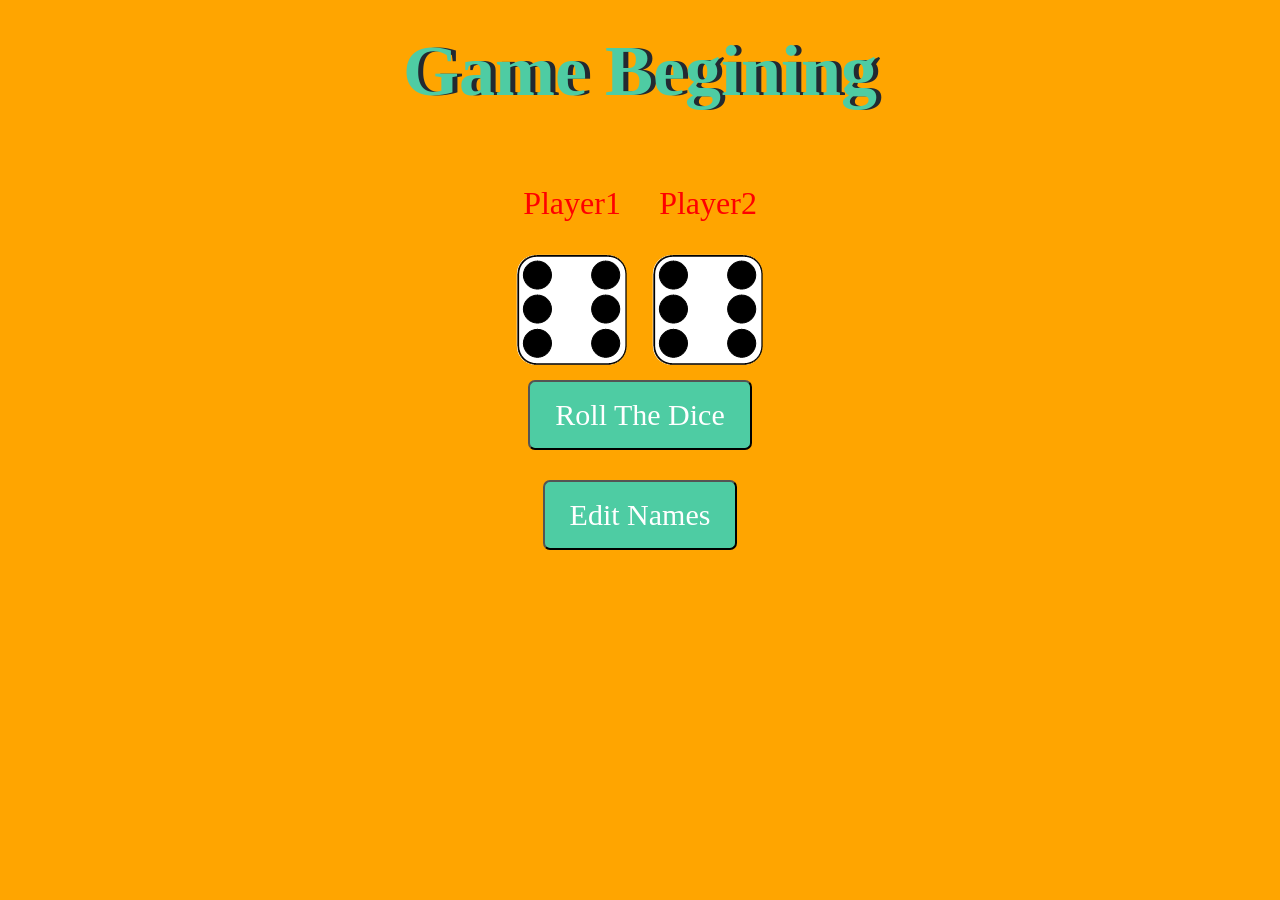
<file: Projects/index.html>
<!DOCTYPE html>
<html lang="en">
<head>
    <meta charset="UTF-8">
    <meta name="viewport" content="width=device-width, initial-scale=1.0">
    <title>Document</title>
    <link rel="stylesheet" href="style.css">
</head>
<body>
    <div class="container">
        <h1>Game Begining</h1>
        <div class="dice">
            <p class="Player1">Player1</p>
            <img src="dice6.png" alt="" class="img1">
        </div>
        <div class="dice">
            <p class="Player2">Player2</p>
            <img src="dice6.png" alt="" class="img2">
        </div>
        <div class="bottom-container">
            <button type="button" class="btn" onclick="rollTheDice()">Roll The Dice</button>
        </div>
        <div class="bottom container">
            <button type="button" class="btn" onclick="editNames()">
            Edit Names</button>
        </div>
    </div>
    <script src="script.js"></script>
</body>
</html>
</file>
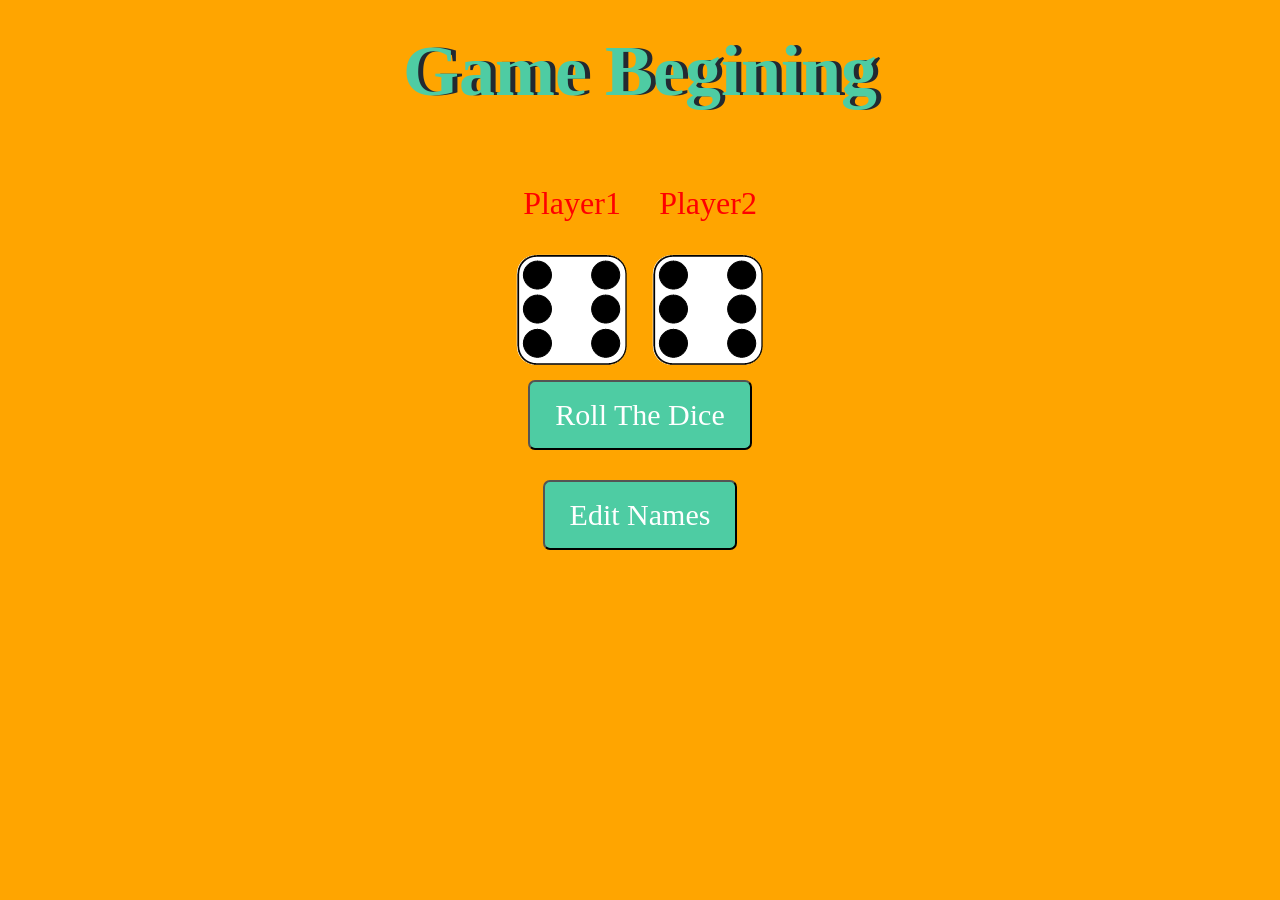
<file: Project/Dice Game/index.html>
<!DOCTYPE html>
<html lang="en">
<head>
    <meta charset="UTF-8">
    <meta name="viewport" content="width=device-width, initial-scale=1.0">
    <title>Document</title>
    <link rel="stylesheet" href="style.css">
</head>
<body>
    <div class="container">
        <h1>Game Begining</h1>
        <div class="dice">
            <p class="Player1">Player1</p>
            <img src="dice6.png" alt="" class="img1">
        </div>
        <div class="dice">
            <p class="Player2">Player2</p>
            <img src="dice6.png" alt="" class="img2">
        </div>
        <div class="bottom-container">
            <button type="button" class="btn" onclick="rollTheDice()">Roll The Dice</button>
        </div>
        <div class="bottom container">
            <button type="button" class="btn" onclick="editNames()">
            Edit Names</button>
        </div>
    </div>
    <script src="script.js"></script>
</body>
</html>
</file>
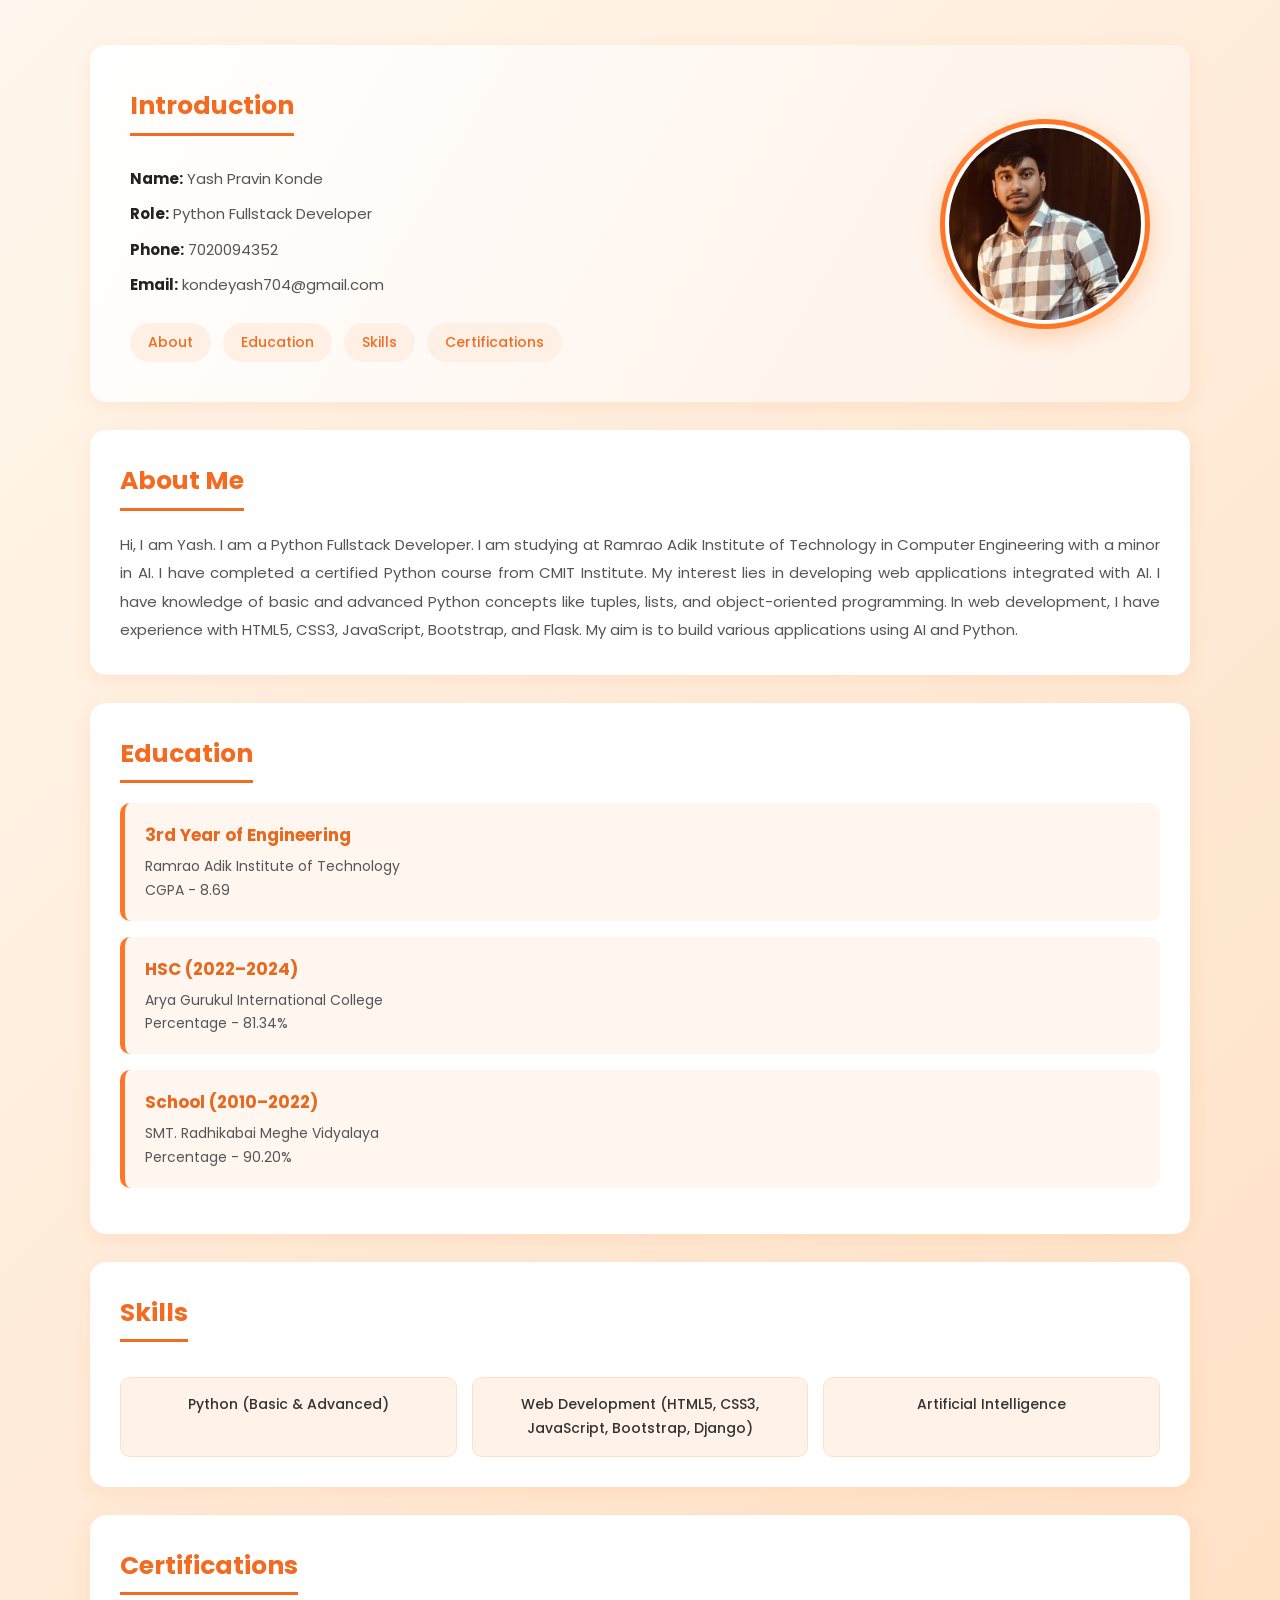
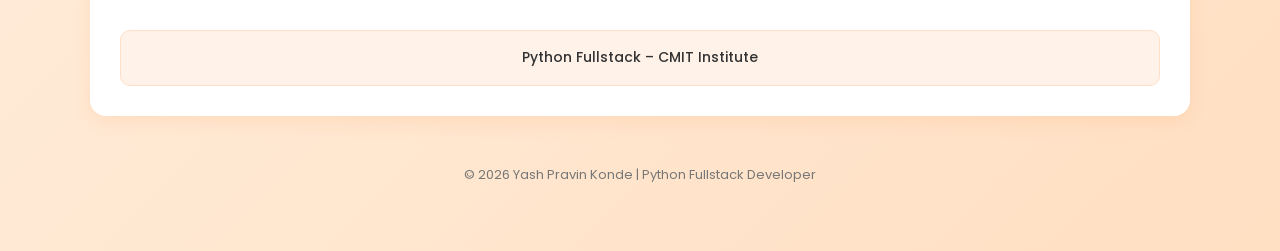
<file: resume.html>
<!DOCTYPE html>
<html lang="en">

<head>
    <meta charset="UTF-8">
    <meta name="viewport" content="width=device-width, initial-scale=1.0">

    <title>Resume | Yash Konde</title>

    <link rel="stylesheet" href="resume.css">

</head>

<body>

    <div class="container">

        <!-- INTRODUCTION SECTION -->
        <div class="section intro">

            <div class="intro-content">

                <!-- LEFT SIDE: PERSONAL DETAILS -->
                <div class="intro-text">

                    <h2>Introduction</h2>

                    <p><strong>Name:</strong> Yash Pravin Konde</p>

                    <p><strong>Role:</strong> Python Fullstack Developer</p>

                    <p><strong>Phone:</strong> 7020094352</p>

                    <p><strong>Email:</strong> kondeyash704@gmail.com</p>

                    <!-- NAVIGATION -->
                    <nav class="navbar">

                        <ul class="nav-links">

                            <li><a href="#about">About</a></li>

                            <li><a href="#education">Education</a></li>

                            <li><a href="#skills">Skills</a></li>

                            <li><a href="#certifications">Certifications</a></li>

                        </ul>

                    </nav>

                </div>

                <!-- RIGHT SIDE: PROFILE IMAGE -->
                <div class="profile-img">

                    <img src="yash_img.jpeg" alt="Yash Pravin Konde">

                </div>

            </div>

        </div>


        <!-- ABOUT SECTION -->
        <div class="section" id="about">

            <h2>About Me</h2>

            <p class="about-text">

                Hi, I am Yash. I am a Python Fullstack Developer. 
                I am studying at Ramrao Adik Institute of Technology
                in Computer Engineering with a minor in AI. 
                I have completed a certified Python course from CMIT
                Institute. My interest lies in developing web applications
                integrated with AI. I have knowledge of basic and advanced
                Python concepts like tuples, lists, and object-oriented
                programming. In web development, I have experience with
                HTML5, CSS3, JavaScript, Bootstrap, and Flask. 
                My aim is to build various applications using AI and Python.

            </p>

        </div>


        <!-- EDUCATION SECTION -->
        <div class="section" id="education">

            <h2>Education</h2>

            <div class="edu-card">

                <h4>3rd Year of Engineering</h4>

                <p>Ramrao Adik Institute of Technology</p>

                <p>CGPA - 8.69</p>

            </div>


            <div class="edu-card">

                <h4>HSC (2022–2024)</h4>

                <p>Arya Gurukul International College</p>

                <p>Percentage - 81.34%</p>

            </div>


            <div class="edu-card">

                <h4>School (2010–2022)</h4>

                <p>SMT. Radhikabai Meghe Vidyalaya</p>

                <p>Percentage - 90.20%</p>

            </div>

        </div>


        <!-- SKILLS SECTION -->
        <div class="section" id="skills">

            <h2>Skills</h2>

            <ul class="skills">

                <li>Python (Basic & Advanced)</li>

                <li>Web Development (HTML5, CSS3, JavaScript, Bootstrap, Django)</li>

                <li>Artificial Intelligence</li>

            </ul>

        </div>


        <!-- CERTIFICATIONS SECTION -->
        <div class="section" id="certifications">

            <h2>Certifications</h2>

            <ul class="certification">

                <li>Python Fullstack – CMIT Institute</li>

            </ul>

        </div>


        <!-- FOOTER -->
        <footer class="footer">

            <p>© 2026 Yash Pravin Konde | Python Fullstack Developer</p>

        </footer>

    </div>

</body>

</html>
</file>
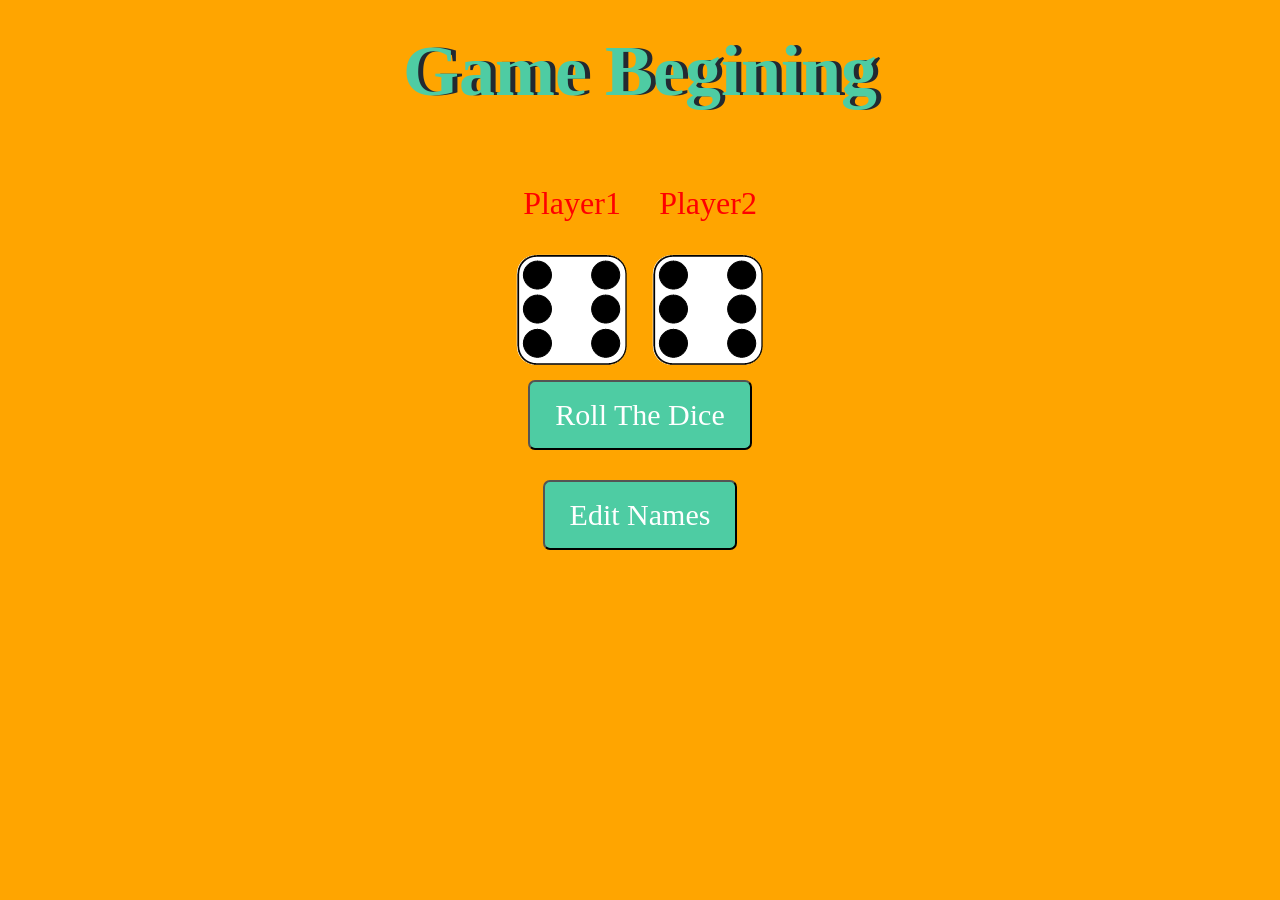
<file: Project/dice.html>
<!DOCTYPE html>
<html lang="en">
<head>
    <meta charset="UTF-8">
    <meta name="viewport" content="width=device-width, initial-scale=1.0">
    <title>Dice Game</title>
    <link rel="stylesheet" href="dice.css">
</head>
<body>
    <div class="container">
        <h1>Game Begining</h1>
        <div class="dice">
            <p class="Player1">Player1</p>
            <img src="dice6.png" alt="" class="img1">
        </div>
        <div class="dice">
            <p class="Player2">Player2</p>
            <img src="dice6.png" alt="" class="img2">
        </div>
        <div class="bottom-container">
            <button type="button" class="btn" onclick="rollTheDice()">Roll The Dice</button>
        </div>
        <div class="bottom container">
            <button type="button" class="btn" onclick="editNames()">
            Edit Names</button>
        </div>
    </div>
    <script src="dice.js"></script>
</body>
</html>
</file>
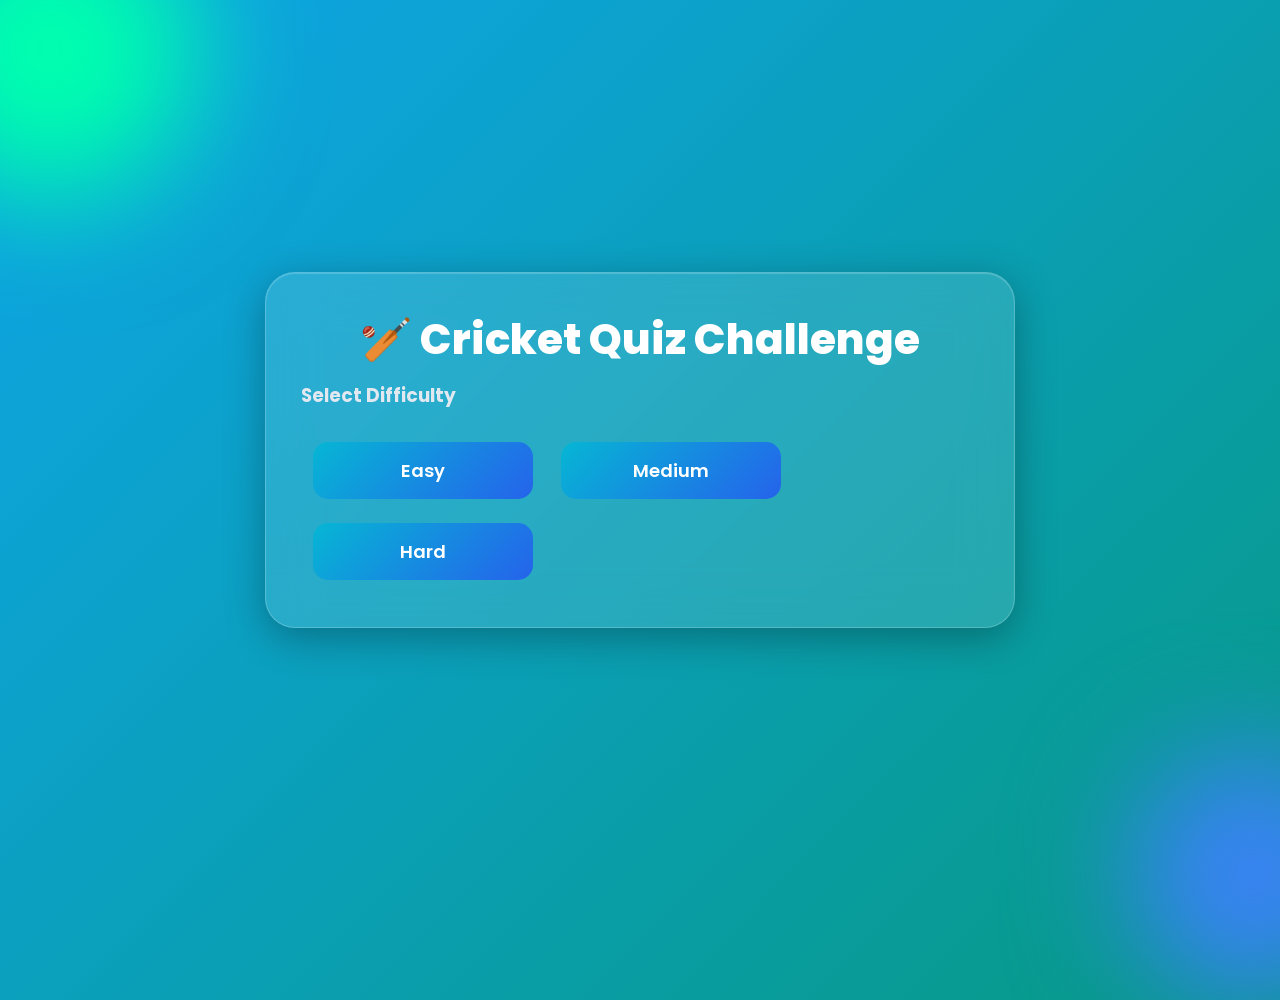
<file: Project/quiz.html>
<!DOCTYPE html>
<html>
<head>
    <title>Cricket Quiz</title>
    <link rel="stylesheet" href="style.css">
</head>
<body>

<div class="container">

    <div id="startScreen">
        <h1>🏏 Cricket Quiz Challenge</h1>

        <h3>Select Difficulty</h3>

        <button onclick="startQuiz('easy')">Easy</button>
        <button onclick="startQuiz('medium')">Medium</button>
        <button onclick="startQuiz('hard')">Hard</button>
    </div>

    <div id="quizScreen" class="hidden">

        <div class="header">
            <div>Score: <span id="score">0</span></div>
            <div>Time: <span id="timer">15</span>s</div>
        </div>

        <div class="progress">
            Question <span id="current">1</span>/5
        </div>

        <h2 id="question"></h2>

        <div id="options"></div>

    </div>

    <div id="resultScreen" class="hidden">
        <h1>Quiz Completed 🎉</h1>

        <h2 id="finalScore"></h2>

        <button onclick="location.reload()">
            Play Again
        </button>
    </div>

</div>

<script src="script.js"></script>

</body>
</html>
</file>
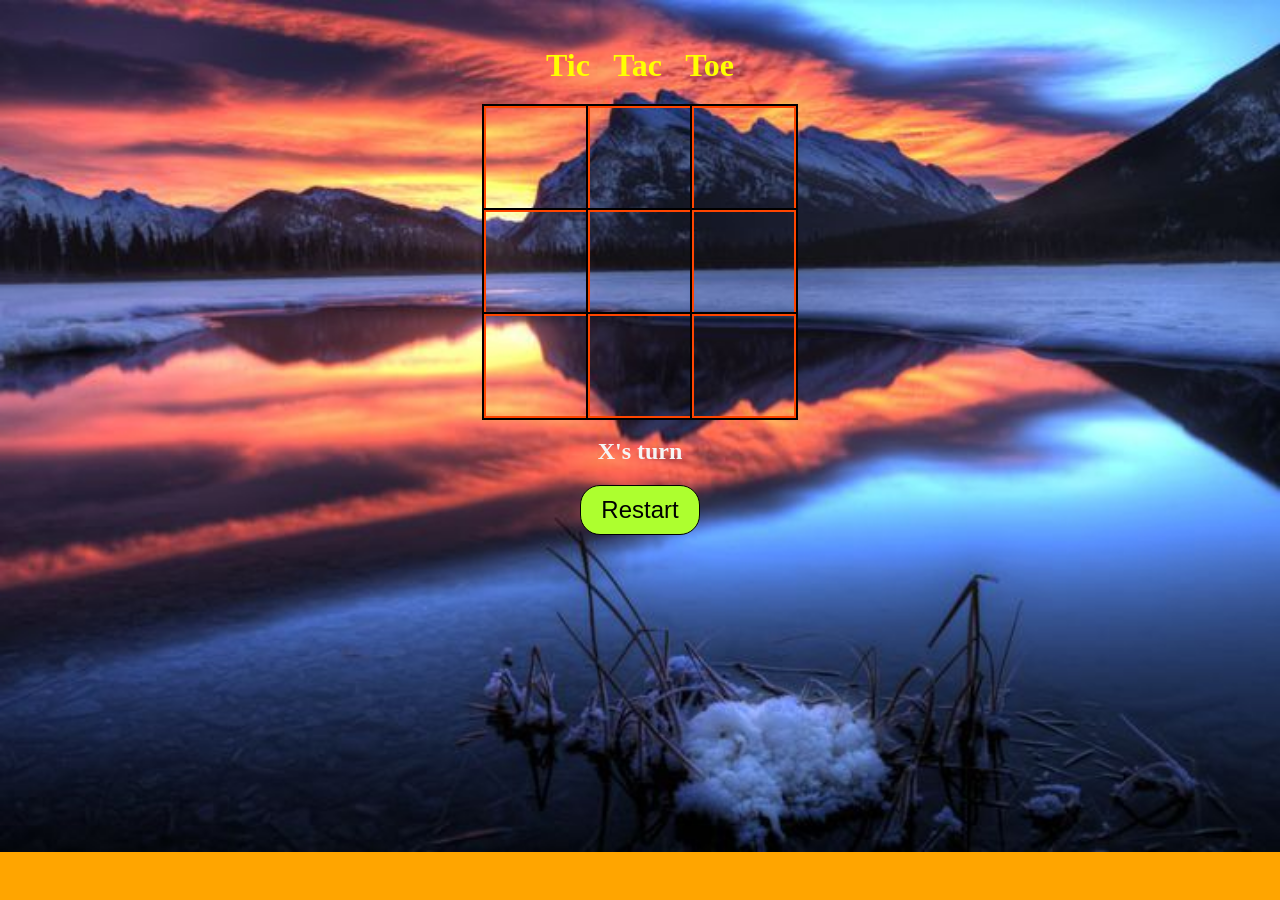
<file: Project/tictactoe.html>
<!DOCTYPE html>
<html lang="en">
<head>
    <meta charset="UTF-8">
    <meta http-equiv="X-UA-Compatible" content="IE=edge">
    <meta name="viewport" content="width=device-width, initial-scale=1.0">
    <title>TicTacToe Game</title>
    <link rel="stylesheet" href="tictactoe.css">
</head>
<body>
    <div id="gameContainer"> <br>
        <h1>Tic  &nbsp;
             Tac  &nbsp;   Toe</h1>
        <div id="cellContainer">
            <div cellIndex="0" class="cell"></div>
            <div cellIndex="1" class="cell"></div>
            <div cellIndex="2" class="cell"></div>
            <div cellIndex="3" class="cell"></div>
            <div cellIndex="4" class="cell"></div>
            <div cellIndex="5" class="cell"></div>
            <div cellIndex="6" class="cell"></div>
            <div cellIndex="7" class="cell"></div>
            <div cellIndex="8" class="cell"></div>
        </div>
        <h2 id="statusText"></h2>
        <button id="restartBtn">Restart</button>
    </div>
    <script src="tictactoe.js"></script>
</body>
</html>
</file>
<file: Projects/style.css>
.container {
    width:  70%;
    margin: auto;
    text-align: center;
}

.dice{
    text-align: center;
    display: inline-block;
    margin: 10px;
}
body{
    background-color: orange;
    margin: 0;
}

h1{
    margin: 30px;
    font-family: "lobster",cursive;
    text-shadow: 5px 0 #232931;
    font-size: 4.5rem;
    color: #4ecca3;
    text-align: center;
}
p{
    font-size: 2rem;
    color: red;
    font-family: "Indie Flower",cursive;
}

img{
    width: 100% ;
}

.bottom{
    padding-top: 30px;
}

.btn{
    background: #4ecca3;
    font-family: "Indie Flower",cursive;
    border-radius: 7px;
    color: #ffff;
    font-size: 30px;
    padding: 16px 25px 16px 25px;
    text-decoration: none;

}

.btn:hover{
    background: #232931;
    text-decoration: none;
}
</file>
<file: Project/Dice Game/style.css>
.container {
    width:  70%;
    margin: auto;
    text-align: center;
}

.dice{
    text-align: center;
    display: inline-block;
    margin: 10px;
}
body{
    background-color: orange;
    margin: 0;
}

h1{
    margin: 30px;
    font-family: "lobster",cursive;
    text-shadow: 5px 0 #232931;
    font-size: 4.5rem;
    color: #4ecca3;
    text-align: center;
}
p{
    font-size: 2rem;
    color: red;
    font-family: "Indie Flower",cursive;
}

img{
    width: 100% ;
}

.bottom{
    padding-top: 30px;
}

.btn{
    background: #4ecca3;
    font-family: "Indie Flower",cursive;
    border-radius: 7px;
    color: #ffff;
    font-size: 30px;
    padding: 16px 25px 16px 25px;
    text-decoration: none;

}

.btn:hover{
    background: #232931;
    text-decoration: none;
}
</file>
<file: resume.css>
/* GOOGLE FONT */
@import url('https://fonts.googleapis.com/css2?family=Poppins:wght@400;500;600;700&display=swap');


/* RESET */
* {
    margin: 0;
    padding: 0;
    box-sizing: border-box;
    scroll-behavior: smooth;
}


/* BODY */
body {
    font-family: 'Poppins', sans-serif;
    background: linear-gradient(135deg, #fff7ed, #ffdfc2);
    color: #333;
    line-height: 1.7;
}


/* MAIN CONTAINER */
.container {
    width: 90%;
    max-width: 1100px;
    margin: 45px auto;
}


/* COMMON SECTION DESIGN */
.section {
    background: #ffffff;
    padding: 30px;
    margin-bottom: 28px;
    border-radius: 16px;
    box-shadow: 0 5px 20px rgba(255, 106, 0, 0.10);
    transition: all 0.3s ease;
}

.section:hover {
    transform: translateY(-4px);
    box-shadow: 0 10px 28px rgba(255, 106, 0, 0.16);
}


/* HEADINGS */
.section h2 {
    color: #f36b21;
    font-size: 25px;
    font-weight: 700;
    margin-bottom: 20px;
    display: inline-block;
    border-bottom: 3px solid #f36b21;
    padding-bottom: 5px;
}


/* INTRO SECTION */
.intro {
    background: linear-gradient(120deg, #ffffff, #fff1e5);
    padding: 40px;
}


/* INTRO CONTENT */
.intro-content {
    display: flex;
    justify-content: space-between;
    align-items: center;
    gap: 35px;
}


/* LEFT SIDE TEXT */
.intro-text {
    flex: 1;
    text-align: left;
    min-width: 0;
}

.intro-text p {
    margin: 10px 0;
    font-size: 15px;
    color: #555;
}

.intro-text strong {
    color: #222;
}


/* PROFILE IMAGE RIGHT SIDE */
.profile-img {
    flex-shrink: 0;
    display: flex;
    justify-content: center;
    align-items: center;
}

.profile-img img {
    width: 210px;
    height: 210px;
    border-radius: 50%;
    object-fit: cover;
    border: 5px solid #ff7628;
    padding: 4px;
    background: white;
    box-shadow: 0 8px 25px rgba(255, 106, 0, 0.25);
    transition: 0.4s ease;
}

.profile-img img:hover {
    transform: scale(1.06);
}


/* NAVIGATION */
.navbar {
    margin-top: 25px;
}

.nav-links {
    display: flex;
    flex-wrap: wrap;
    gap: 12px;
    list-style: none;
}

.nav-links li a {
    display: inline-block;
    text-decoration: none;
    color: #f36b21;
    background: #fff0e5;
    padding: 8px 18px;
    border-radius: 25px;
    font-size: 14px;
    font-weight: 500;
    transition: all 0.3s ease;
}

.nav-links li a:hover {
    background: #f36b21;
    color: white;
    transform: translateY(-3px);
    box-shadow: 0 5px 12px rgba(243, 107, 33, 0.25);
}


/* ABOUT SECTION */
.about-text {
    font-size: 15px;
    color: #555;
    text-align: justify;
    line-height: 1.9;
}


/* EDUCATION CARDS */
.edu-card {
    background: #fff6ef;
    border-left: 5px solid #ff7628;
    padding: 18px 20px;
    margin-bottom: 16px;
    border-radius: 10px;
    transition: 0.3s ease;
}

.edu-card:hover {
    transform: translateX(6px);
    box-shadow: 0 5px 15px rgba(255, 106, 0, 0.12);
}

.edu-card h4 {
    color: #e96820;
    font-size: 17px;
    margin-bottom: 5px;
}

.edu-card p {
    font-size: 14px;
    color: #555;
}


/* SKILLS AND CERTIFICATIONS */
.skills,
.certification {
    list-style: none;
    display: grid;
    grid-template-columns: repeat(auto-fit, minmax(200px, 1fr));
    gap: 15px;
    margin-top: 15px;
}

.skills li,
.certification li {
    background: #fff2e8;
    padding: 15px;
    border-radius: 10px;
    text-align: center;
    font-size: 14px;
    font-weight: 500;
    border: 1px solid #ffdfc8;
    transition: 0.3s ease;
}

.skills li:hover,
.certification li:hover {
    background: #ff7628;
    color: white;
    transform: translateY(-5px);
    box-shadow: 0 6px 15px rgba(255, 106, 0, 0.2);
}


/* FOOTER */
.footer {
    text-align: center;
    padding: 20px;
    color: #777;
    font-size: 13px;
}


/* TABLET RESPONSIVE */
@media (max-width: 768px) {

    .container {
        width: 94%;
        margin: 25px auto;
    }

    .intro {
        padding: 25px;
    }

    .intro-content {
        gap: 20px;
    }

    .profile-img img {
        width: 165px;
        height: 165px;
    }

    .section {
        padding: 22px;
    }

    .section h2 {
        font-size: 22px;
    }

    .nav-links {
        gap: 8px;
    }

    .nav-links li a {
        padding: 7px 13px;
        font-size: 13px;
    }

}


/* MOBILE RESPONSIVE */
@media (max-width: 550px) {

    .container {
        width: 94%;
        margin: 18px auto;
    }

    .section {
        padding: 20px;
        margin-bottom: 20px;
        border-radius: 12px;
    }

    /* IMAGE ON RIGHT SIDE */
    .intro-content {
        flex-direction: row;
        align-items: center;
        gap: 12px;
    }

    .intro-text {
        min-width: 0;
    }

    .intro-text p {
        font-size: 12px;
        overflow-wrap: anywhere;
    }

    .intro-text h2 {
        font-size: 19px;
    }

    .profile-img img {
        width: 105px;
        height: 105px;
    }

    /* NAVIGATION */
    .nav-links {
        gap: 8px;
    }

    .nav-links li a {
        padding: 6px 11px;
        font-size: 12px;
    }

    /* SECTION HEADINGS */
    .section h2 {
        font-size: 21px;
    }

    /* ABOUT */
    .about-text {
        font-size: 13px;
        text-align: left;
    }

    /* EDUCATION */
    .edu-card {
        padding: 14px;
    }

    .edu-card h4 {
        font-size: 15px;
    }

    .edu-card p {
        font-size: 13px;
    }

    /* SKILLS */
    .skills,
    .certification {
        grid-template-columns: 1fr;
    }

    .skills li,
    .certification li {
        font-size: 13px;
    }

}


/* VERY SMALL MOBILE */
@media (max-width: 360px) {

    .intro-content {
        gap: 8px;
    }

    .profile-img img {
        width: 85px;
        height: 85px;
    }

    .intro-text p {
        font-size: 11px;
    }

    .intro-text h2 {
        font-size: 17px;
    }

}
</file>
<file: Project/dice.css>
.container {
    width:  70%;
    margin: auto;
    text-align: center;
}

.dice{
    text-align: center;
    display: inline-block;
    margin: 10px;
}
body{
    background-color: orange;
    margin: 0;
}

h1{
    margin: 30px;
    font-family: "lobster",cursive;
    text-shadow: 5px 0 #232931;
    font-size: 4.5rem;
    color: #4ecca3;
    text-align: center;
}
p{
    font-size: 2rem;
    color: red;
    font-family: "Indie Flower",cursive;
}

img{
    width: 100% ;
}

.bottom{
    padding-top: 30px;
}

.btn{
    background: #4ecca3;
    font-family: "Indie Flower",cursive;
    border-radius: 7px;
    color: #ffff;
    font-size: 30px;
    padding: 16px 25px 16px 25px;
    text-decoration: none;

}

.btn:hover{
    background: #232931;
    text-decoration: none;
}
</file>
<file: Project/style.css>
@import url('https://fonts.googleapis.com/css2?family=Poppins:wght@300;400;500;600;700;800&display=swap');

*{
    margin:0;
    padding:0;
    box-sizing:border-box;
    font-family:'Poppins',sans-serif;
}

body{
    min-height:100vh;
    display:flex;
    justify-content:center;
    align-items:center;
    background:linear-gradient(
        -45deg,
        #0f172a,
        #1e3a8a,
        #059669,
        #0ea5e9
    );
    background-size:400% 400%;
    animation:bgMove 12s ease infinite;
    overflow:hidden;
}

@keyframes bgMove{
    0%{background-position:0% 50%;}
    50%{background-position:100% 50%;}
    100%{background-position:0% 50%;}
}

/* Floating circles */

body::before,
body::after{
    content:"";
    position:absolute;
    border-radius:50%;
    filter:blur(60px);
    z-index:-1;
}

body::before{
    width:300px;
    height:300px;
    background:#00ffae;
    top:-100px;
    left:-100px;
}

body::after{
    width:250px;
    height:250px;
    background:#3b82f6;
    bottom:-100px;
    right:-100px;
}

.container{
    width:90%;
    max-width:750px;
    padding:35px;
    border-radius:30px;
    backdrop-filter:blur(25px);
    background:rgba(255,255,255,0.12);
    border:1px solid rgba(255,255,255,0.2);
    box-shadow:
        0 10px 40px rgba(0,0,0,.3),
        inset 0 1px 1px rgba(255,255,255,.2);
    animation:cardShow .8s ease;
}

@keyframes cardShow{
    from{
        opacity:0;
        transform:translateY(30px);
    }
    to{
        opacity:1;
        transform:translateY(0);
    }
}

h1{
    text-align:center;
    color:white;
    font-size:42px;
    font-weight:800;
    margin-bottom:10px;
}

h3{
    color:#e2e8f0;
    margin-bottom:20px;
}

h2{
    color:white;
    margin:25px 0;
    line-height:1.6;
    font-size:26px;
}

button{
    border:none;
    cursor:pointer;
    transition:.35s;
}

/* Difficulty buttons */

#startScreen button{
    width:220px;
    padding:15px;
    margin:12px;
    border-radius:15px;
    font-size:18px;
    font-weight:600;
    color:white;
    background:linear-gradient(
        135deg,
        #06b6d4,
        #2563eb
    );
}

#startScreen button:hover{
    transform:translateY(-5px) scale(1.03);
    box-shadow:0 12px 25px rgba(37,99,235,.4);
}

/* Header */

.header{
    display:flex;
    justify-content:space-between;
    margin-bottom:25px;
}

.header div{
    background:rgba(255,255,255,.15);
    color:white;
    padding:12px 20px;
    border-radius:40px;
    font-weight:700;
    backdrop-filter:blur(10px);
}

/* Timer pulse */

#timer{
    color:#ffdd57;
    animation:pulse 1s infinite;
}

@keyframes pulse{
    0%{transform:scale(1);}
    50%{transform:scale(1.15);}
    100%{transform:scale(1);}
}

/* Progress */

.progress{
    color:white;
    font-weight:600;
    margin-bottom:15px;
}

.progress-bar{
    width:100%;
    height:12px;
    border-radius:20px;
    background:rgba(255,255,255,.15);
    overflow:hidden;
    margin-bottom:20px;
}

.progress-fill{
    height:100%;
    width:20%;
    border-radius:20px;
    background:linear-gradient(
        90deg,
        #00ffae,
        #00c3ff
    );
    transition:.5s;
}

/* Options */

.option{
    width:100%;
    margin:12px 0;
    padding:18px;
    border-radius:18px;
    text-align:left;
    font-size:17px;
    font-weight:500;
    color:white;
    background:rgba(255,255,255,.12);
    border:2px solid transparent;
    backdrop-filter:blur(15px);
}

.option:hover{
    transform:translateX(8px);
    border-color:#60a5fa;
    background:rgba(255,255,255,.18);
}

/* Correct Answer */

.correct{
    background:linear-gradient(
        135deg,
        #22c55e,
        #16a34a
    ) !important;
    color:white !important;
    animation:bounce .5s;
}

/* Wrong Answer */

.wrong{
    background:linear-gradient(
        135deg,
        #ef4444,
        #dc2626
    ) !important;
    color:white !important;
}

@keyframes bounce{
    0%{
        transform:scale(.9);
    }
    50%{
        transform:scale(1.08);
    }
    100%{
        transform:scale(1);
    }
}

.hidden{
    display:none;
}

/* Result Screen */

#resultScreen{
    animation:zoomIn .7s ease;
}

@keyframes zoomIn{
    from{
        opacity:0;
        transform:scale(.5);
    }
    to{
        opacity:1;
        transform:scale(1);
    }
}

#finalScore{
    font-size:40px;
    color:#00ffae;
    font-weight:800;
    margin:25px 0;
}

#resultScreen button{
    padding:15px 40px;
    border-radius:15px;
    background:linear-gradient(
        135deg,
        #f59e0b,
        #f97316
    );
    color:white;
    font-size:18px;
    font-weight:700;
}

#resultScreen button:hover{
    transform:translateY(-4px);
    box-shadow:0 12px 25px rgba(249,115,22,.4);
}

/* Scroll animation */

.option,
.header,
.progress,
h2{
    animation:fadeIn .6s ease;
}

@keyframes fadeIn{
    from{
        opacity:0;
        transform:translateY(15px);
    }
    to{
        opacity:1;
        transform:translateY(0);
    }
}

/* Mobile */

@media(max-width:768px){

    .container{
        width:95%;
        padding:20px;
    }

    h1{
        font-size:30px;
    }

    h2{
        font-size:20px;
    }

    .header{
        flex-direction:column;
        gap:10px;
    }

    #startScreen button{
        width:100%;
    }
}
</file>
<file: Project/tictactoe.css>
body{
    background-color: orange;
    background-image: url('background.jpg');
    background-repeat: no-repeat;
    background-size: 100%;
}  

h1{
    font-family:Cambria, Cochin, Georgia, Times, 'Times New Roman', serif;
    color: yellow
}

.cell{
    width: 100px;
    height: 100px;
    border: 2px solid orangered;
    box-shadow: 0 0 0 2px;
    line-height: 75px;
    font-size: 50px;
    cursor: pointer;
}

#gameContainer{
    font-family: "Permanent Marker", cursive;
    text-align: center;
    align-items: center;
    justify-content: center;
}
#cellContainer{
    display: grid;
    grid-template-columns: repeat(3, auto);
    width: 225px;
    margin: auto;
    text-align: center;
    align-items: center;
    justify-content: center;
}
#statusText{
    color: whitesmoke;

}
button{
    font-size:24px;
    padding: 10px 20px 10px 20px;
    text-align: center;
    border-radius: 20px;
    border: 1px solid black;
    background-color: greenyellow;
}
#restartBtn:hover{
    font-size:30px;
    padding: 10px 20px 10px 20px;   
}
</file>
